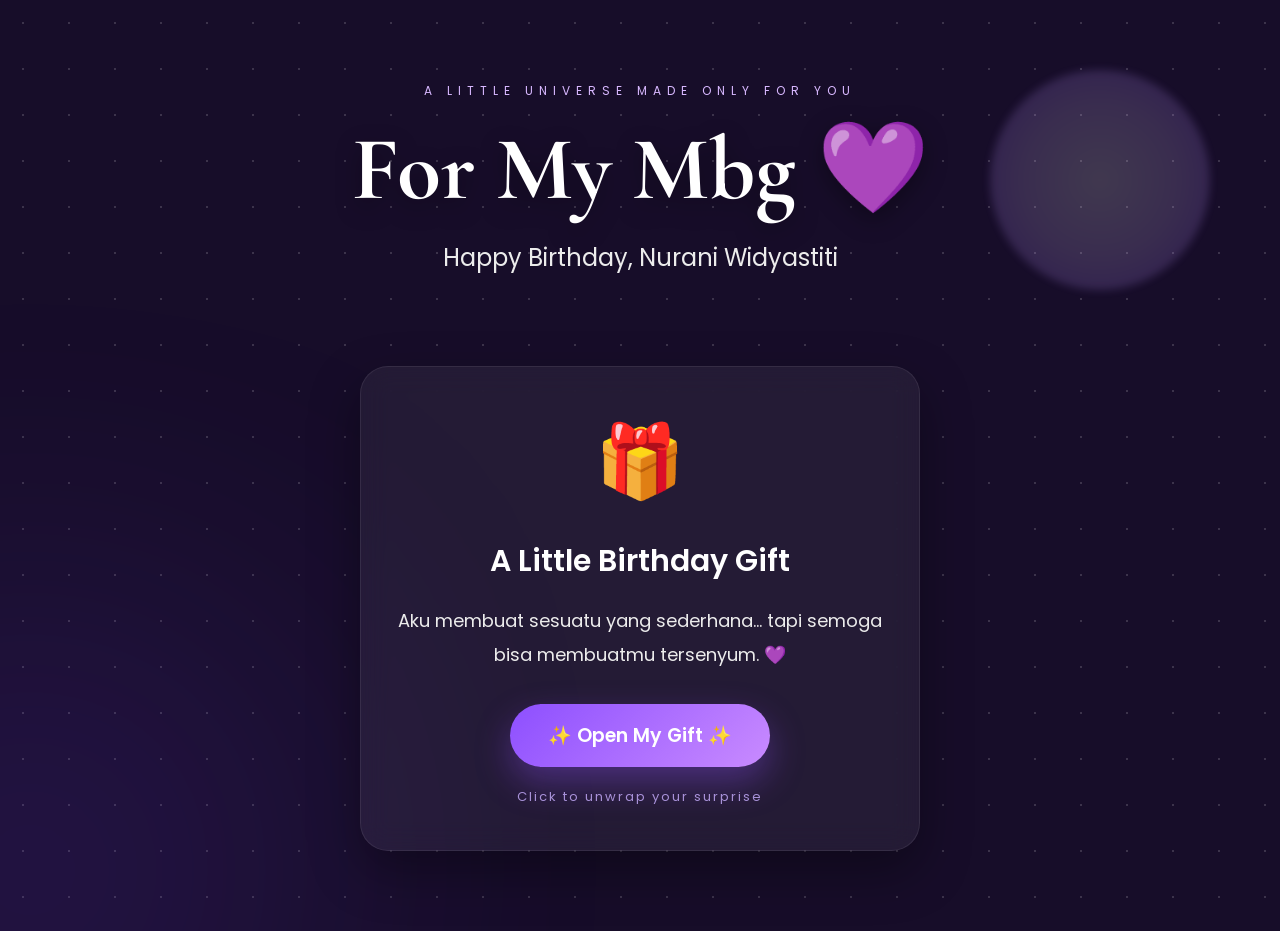
<file: index.html>
<!DOCTYPE html>
<html lang="id">

<head>

<meta charset="UTF-8">
<meta name="viewport" content="width=device-width, initial-scale=1.0">

<title>For My Mbg 💜</title>

<link rel="stylesheet" href="style.css">

<link href="https://fonts.googleapis.com/css2?family=Cormorant+Garamond:wght@700&family=Poppins:wght@300;400;600&display=swap" rel="stylesheet">

</head>

<body>

<!-- Background -->
<div class="stars"></div>
<div class="moon"></div>
<div class="glow"></div>

<!-- Hero -->
<section class="hero">

<div class="content">

<p class="small">
A LITTLE UNIVERSE MADE ONLY FOR YOU
</p>

<h1>
For My Mbg 💜
</h1>

<p class="subtitle">
Happy Birthday, Nurani Widyastiti
</p>

<div class="gift-box">

<div class="gift-icon">
🎁
</div>

<p class="gift-title">
A Little Birthday Gift
</p>

<p class="gift-desc">
Aku membuat sesuatu yang sederhana...
tapi semoga bisa membuatmu tersenyum.
💜
</p>

<a href="story.html" class="gift-btn">

✨ Open My Gift ✨

</a>

<p class="gift-note">

Click to unwrap your surprise

</p>

</div>

</div>

</section>

</body>

</html>
</file>
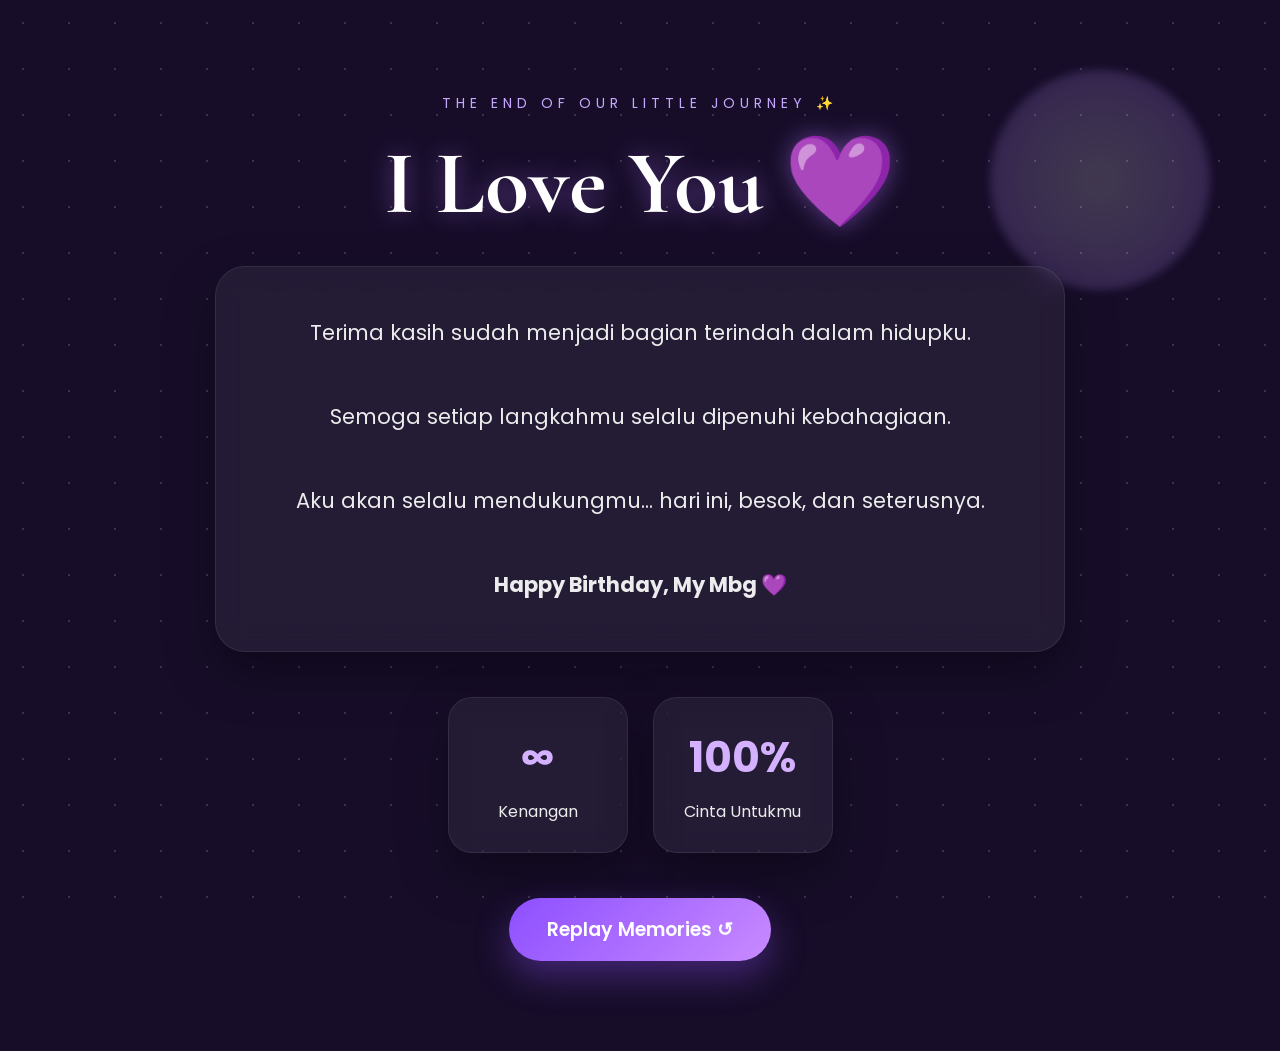
<file: final.html>
<!DOCTYPE html>
<html lang="id">
<head>

<meta charset="UTF-8">
<meta name="viewport" content="width=device-width, initial-scale=1.0">

<title>Forever 💜</title>

<link rel="stylesheet" href="style.css">

<link href="https://fonts.googleapis.com/css2?family=Cormorant+Garamond:wght@700&family=Poppins:wght@300;400;600&display=swap" rel="stylesheet">

</head>

<body>

<div class="stars"></div>
<div class="moon"></div>
<div class="hearts"></div>

<section class="final-page">

<p class="ending">
The End of Our Little Journey ✨
</p>

<h1>I Love You 💜</h1>

<div class="love-card">

<p>

Terima kasih sudah menjadi bagian terindah dalam hidupku.

<br><br>

Semoga setiap langkahmu selalu dipenuhi kebahagiaan.

<br><br>

Aku akan selalu mendukungmu...

hari ini,

besok,

dan seterusnya.

<br><br>

<b>Happy Birthday, My Mbg 💜</b>

</p>

</div>

<div class="stats">

<div class="box">
<h3>∞</h3>
<span>Kenangan</span>
</div>

<div class="box">
<h3>100%</h3>
<span>Cinta Untukmu</span>
</div>

</div>

<a href="index.html" class="next-btn">

Replay Memories ↺

</a>

</section>

<script src="script.js"></script>

</body>
</html>
</file>
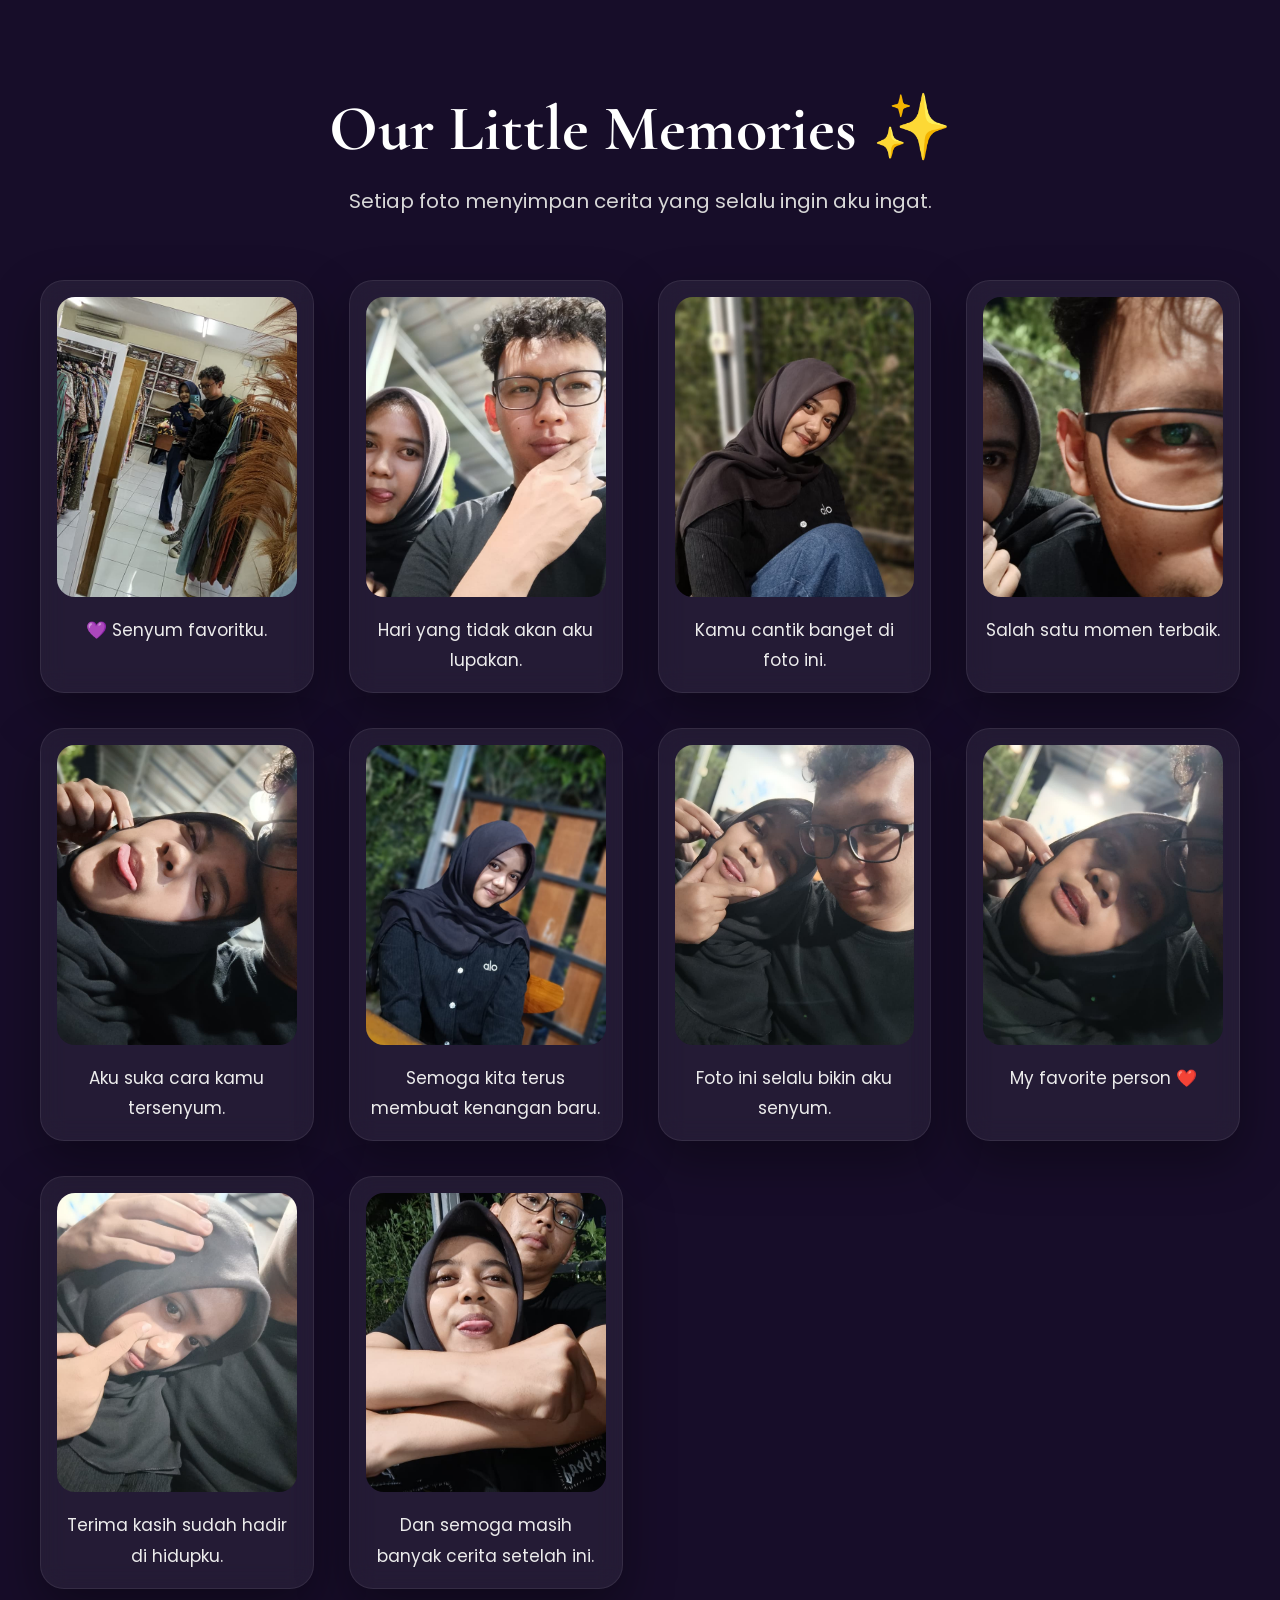
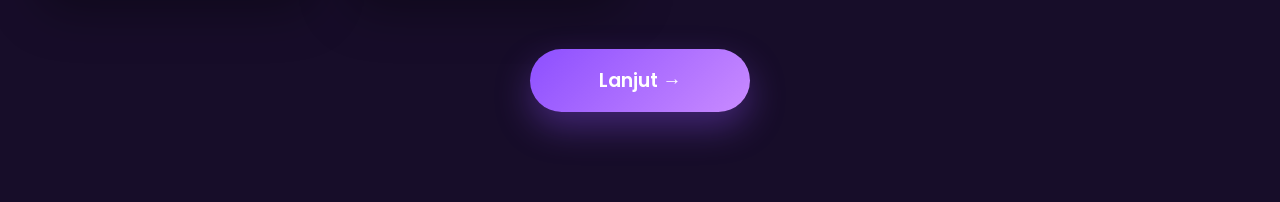
<file: gallery.html>
<!DOCTYPE html>
<html lang="id">
<head>
    <meta charset="UTF-8">
    <meta name="viewport" content="width=device-width, initial-scale=1.0">
    <title>Our Memories 💜</title>

    <link rel="stylesheet" href="style.css">

    <link href="https://fonts.googleapis.com/css2?family=Poppins:wght@300;400;600&family=Cormorant+Garamond:wght@700&display=swap" rel="stylesheet">
</head>

<body>

<section class="gallery-page">

<h2>Our Little Memories ✨</h2>

<p class="gallery-sub">
Setiap foto menyimpan cerita yang selalu ingin aku ingat.
</p>

<div class="gallery">

<div class="photo">
<img src="assets/photos/1.jpeg">
<p>💜 Senyum favoritku.</p>
</div>

<div class="photo">
<img src="assets/photos/2.jpeg">
<p>Hari yang tidak akan aku lupakan.</p>
</div>

<div class="photo">
<img src="assets/photos/4.jpeg">
<p>Kamu cantik banget di foto ini.</p>
</div>

<div class="photo">
<img src="assets/photos/3.jpeg">
<p>Salah satu momen terbaik.</p>
</div>

<div class="photo">
<img src="assets/photos/5.jpeg">
<p>Aku suka cara kamu tersenyum.</p>
</div>

<div class="photo">
<img src="assets/photos/6.jpeg">
<p>Semoga kita terus membuat kenangan baru.</p>
</div>

<div class="photo">
<img src="assets/photos/7.jpeg">
<p>Foto ini selalu bikin aku senyum.</p>
</div>

<div class="photo">
<img src="assets/photos/8.jpeg">
<p>My favorite person ❤️</p>
</div>

<div class="photo">
<img src="assets/photos/9.jpeg">
<p>Terima kasih sudah hadir di hidupku.</p>
</div>

<div class="photo">
<img src="assets/photos/10.jpeg">
<p>Dan semoga masih banyak cerita setelah ini.</p>
</div>

</div>

<a href="timeline.html" class="next-btn">
Lanjut →
</a>

</section>

</body>
</html>
</file>
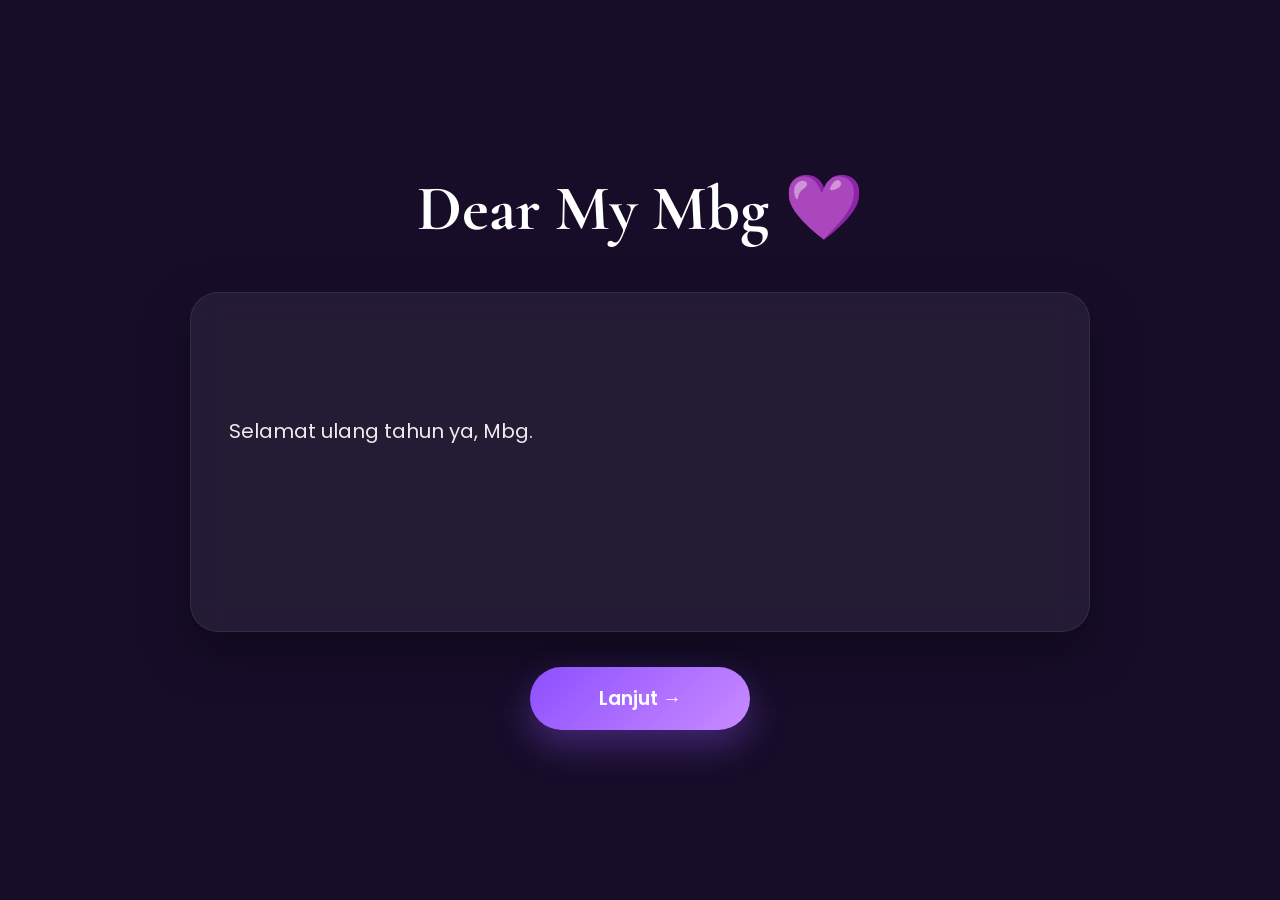
<file: letter.html>
<!DOCTYPE html>
<html lang="id">

<head>

<meta charset="UTF-8">

<meta name="viewport" content="width=device-width, initial-scale=1.0">

<title>Letter 💜</title>

<link rel="stylesheet" href="style.css">

<link href="https://fonts.googleapis.com/css2?family=Poppins:wght@300;400;600&family=Cormorant+Garamond:wght@700&display=swap" rel="stylesheet">

</head>

<body>

<section class="letter-page">

<h2>Dear My Mbg 💜</h2>

<div id="typing" class="typing-box"></div>

<a href="music.html" class="next-btn">
Lanjut →
</a>

</section>

<script src="script.js"></script>

</body>

</html>
</file>
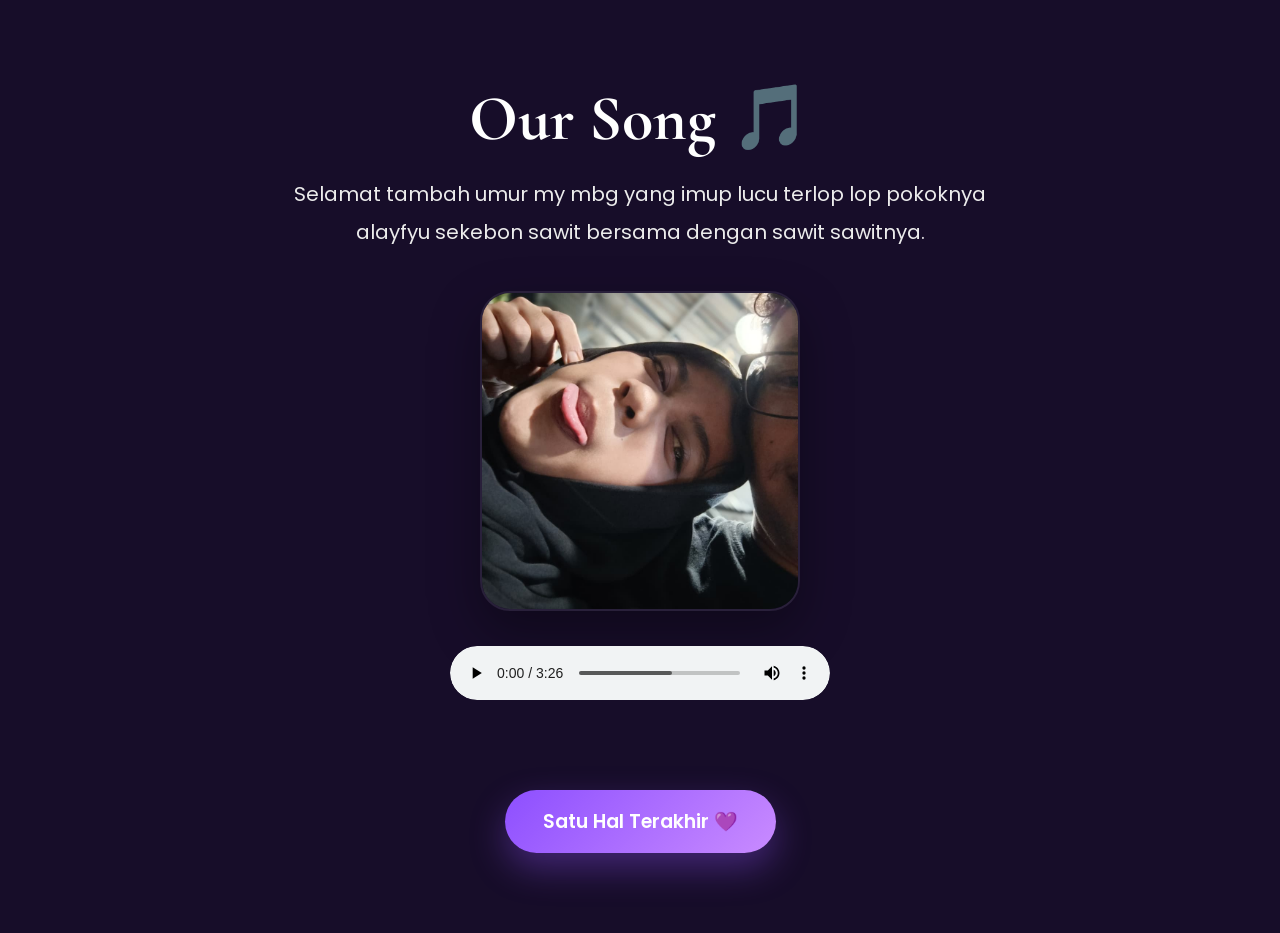
<file: music.html>
<!DOCTYPE html>
<html lang="id">
<head>

<meta charset="UTF-8">
<meta name="viewport" content="width=device-width, initial-scale=1.0">

<title>Our Song 💜</title>

<link rel="stylesheet" href="style.css">

<link href="https://fonts.googleapis.com/css2?family=Cormorant+Garamond:wght@700&family=Poppins:wght@300;400;600&display=swap" rel="stylesheet">

</head>

<body>

<section class="music-page">

<h2>Our Song 🎵</h2>

<p>
Selamat tambah umur my mbg yang imup lucu terlop lop pokoknya alayfyu sekebon sawit bersama dengan sawit sawitnya.
</p>

<img src="assets/photos/5.jpeg" class="music-photo">

<audio controls autoplay loop>

<source src="assets/music/song.mp3" type="audio/mpeg">

</audio>

<br><br>

<a href="final.html" class="next-btn">

Satu Hal Terakhir 💜

</a>

</section>

</body>

</html>
</file>
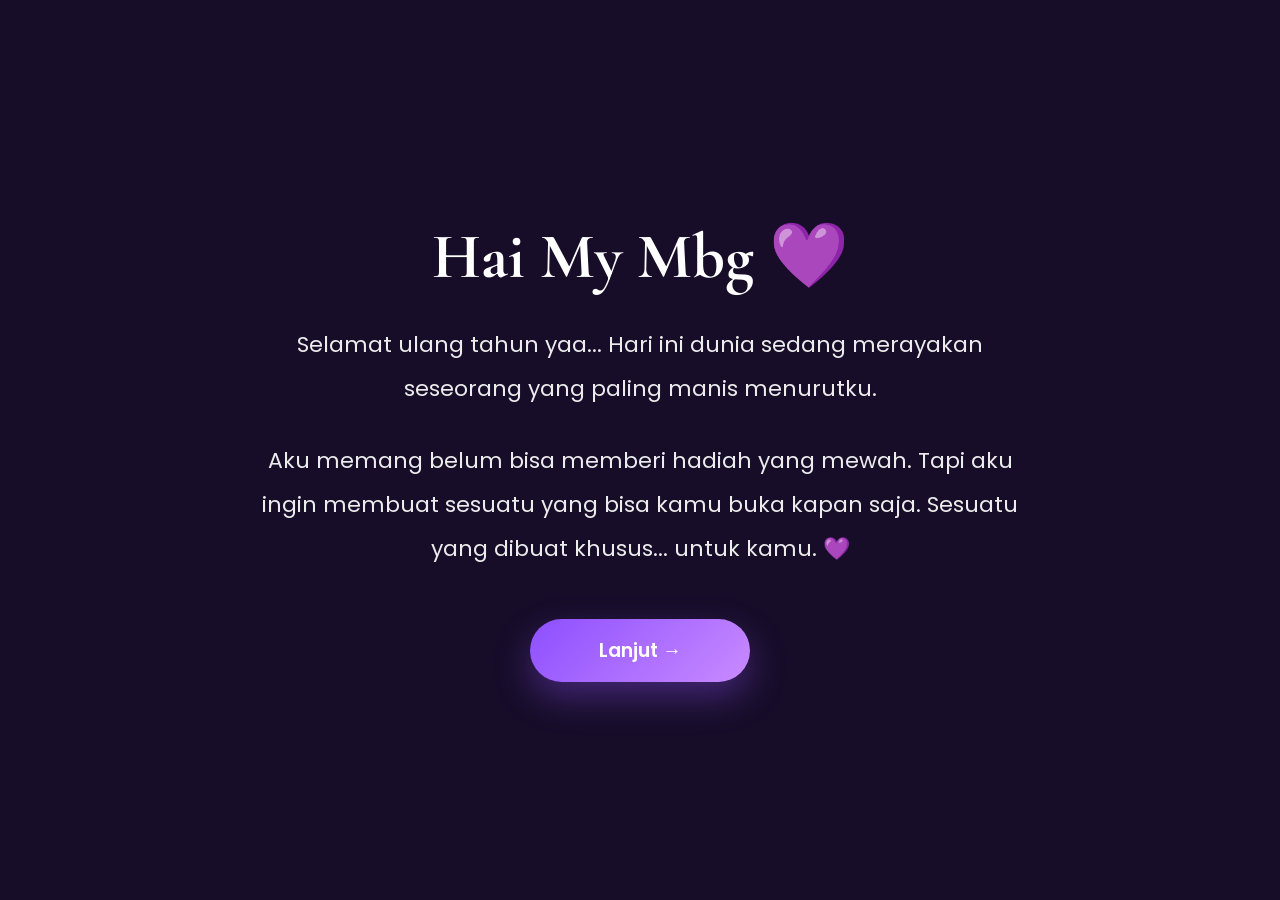
<file: story.html>
<!DOCTYPE html>
<html lang="id">
<head>

<meta charset="UTF-8">
<meta name="viewport" content="width=device-width, initial-scale=1.0">

<title>For My Mbg 💜</title>

<link rel="stylesheet" href="style.css">

<link href="https://fonts.googleapis.com/css2?family=Cormorant+Garamond:wght@700&family=Poppins:wght@300;400;600&display=swap" rel="stylesheet">

</head>

<body>

<div class="story">

<h2>Hai My Mbg 💜</h2>

<p>
Selamat ulang tahun yaa...
Hari ini dunia sedang merayakan seseorang
yang paling manis menurutku.
</p>

<p>
Aku memang belum bisa memberi hadiah yang mewah.
Tapi aku ingin membuat sesuatu
yang bisa kamu buka kapan saja.
Sesuatu yang dibuat khusus...
untuk kamu.
💜
</p>

<a href="gallery.html" class="next-btn">
Lanjut →
</a>

</div>

</body>
</html>
</file>
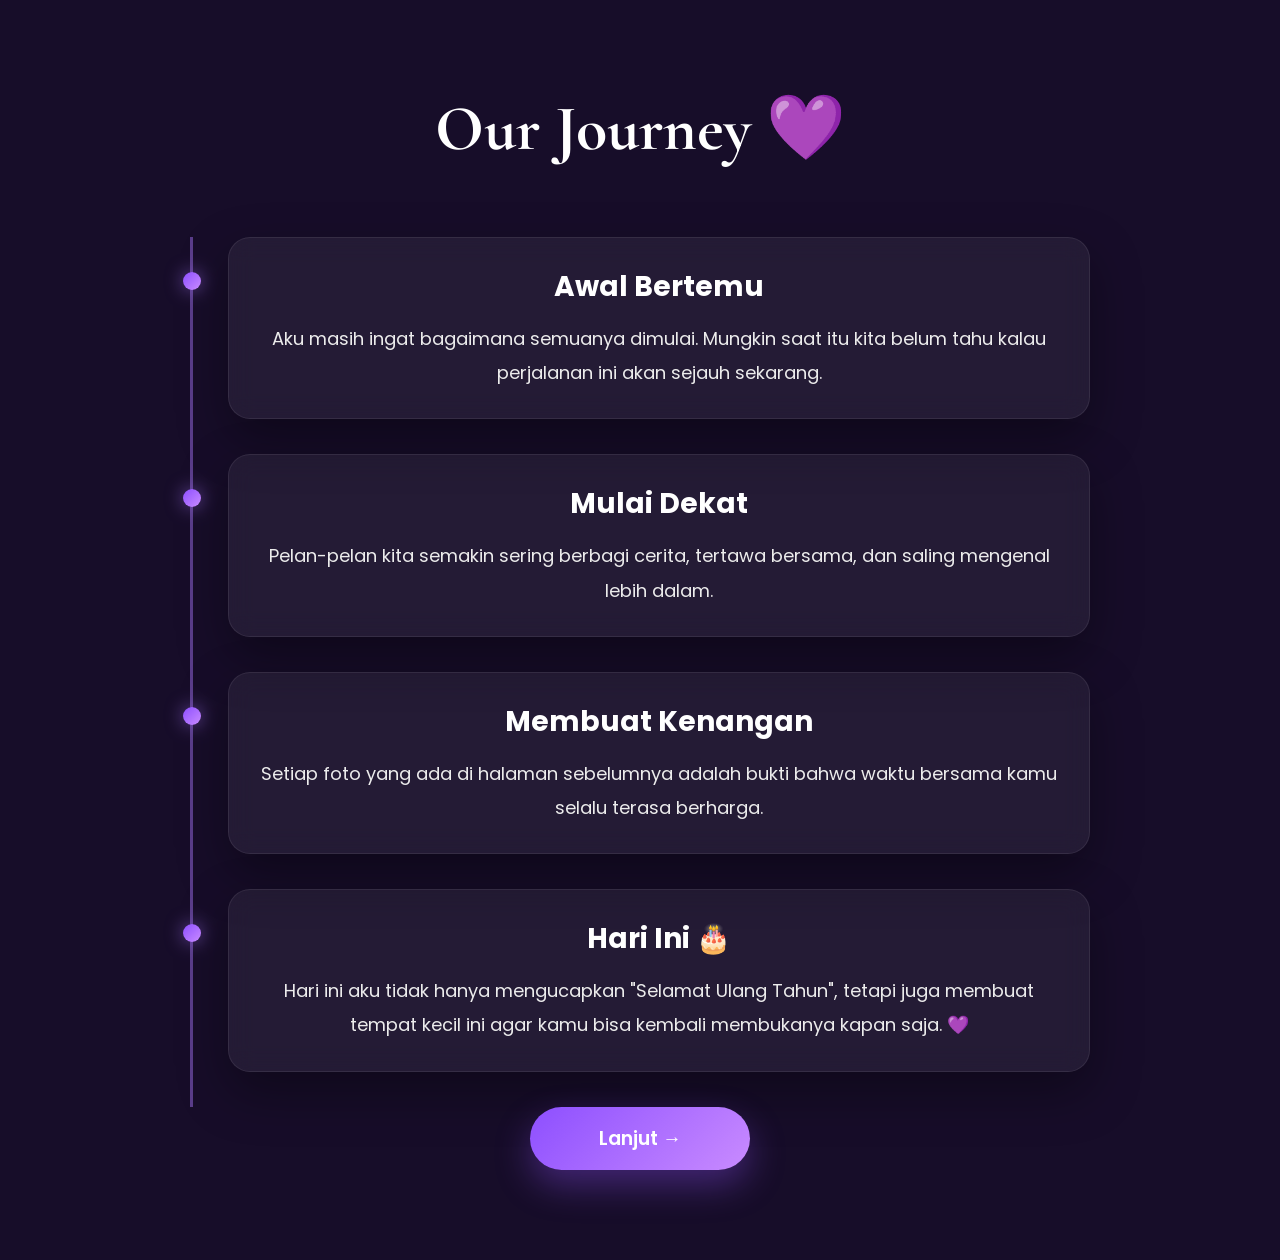
<file: timeline.html>
<!DOCTYPE html>
<html lang="id">

<head>

<meta charset="UTF-8">

<meta name="viewport" content="width=device-width, initial-scale=1.0">

<title>Timeline 💜</title>

<link rel="stylesheet" href="style.css">

<link href="https://fonts.googleapis.com/css2?family=Poppins:wght@300;400;600&family=Cormorant+Garamond:wght@700&display=swap" rel="stylesheet">

</head>

<body>

<section class="timeline-page">

<h2>Our Journey 💜</h2>

<div class="timeline">

<div class="timeline-item">

<h3>Awal Bertemu</h3>

<p>
Aku masih ingat bagaimana semuanya dimulai.
Mungkin saat itu kita belum tahu kalau perjalanan ini akan sejauh sekarang.
</p>

</div>

<div class="timeline-item">

<h3>Mulai Dekat</h3>

<p>
Pelan-pelan kita semakin sering berbagi cerita,
tertawa bersama, dan saling mengenal lebih dalam.
</p>

</div>

<div class="timeline-item">

<h3>Membuat Kenangan</h3>

<p>
Setiap foto yang ada di halaman sebelumnya adalah bukti bahwa waktu bersama kamu selalu terasa berharga.
</p>

</div>

<div class="timeline-item">

<h3>Hari Ini 🎂</h3>

<p>
Hari ini aku tidak hanya mengucapkan "Selamat Ulang Tahun", tetapi juga membuat tempat kecil ini agar kamu bisa kembali membukanya kapan saja.
💜
</p>

</div>

</div>

<a href="letter.html" class="next-btn">

Lanjut →

</a>

</section>

<script src="script.js"></script>

</body>

</html>
</file>
<file: style.css>
/* =====================================================
   FOR MY MBG
   STYLE.CSS V2.0
   PART 1
   Global • Variables • Reset • Typography • Background
===================================================== */

/* ===========================
   VARIABLES
=========================== */

:root{

--bg:#170d29;

--bg2:#21123b;

--card:rgba(255,255,255,.06);

--border:rgba(255,255,255,.08);

--white:#ffffff;

--text:#ececec;

--purple:#8d4fff;

--purple2:#c98bff;

--shadow:0 20px 50px rgba(0,0,0,.35);

--radius:28px;

--transition:.35s ease;

}

/* ===========================
   RESET
=========================== */

*{

margin:0;

padding:0;

box-sizing:border-box;

}

html{

scroll-behavior:smooth;

}

body{

font-family:'Poppins',sans-serif;

background:var(--bg);

color:var(--white);

overflow-x:hidden;

position:relative;

}

/* ===========================
   SCROLLBAR
=========================== */

::-webkit-scrollbar{

width:10px;

}

::-webkit-scrollbar-track{

background:#140b24;

}

::-webkit-scrollbar-thumb{

background:#7b42e6;

border-radius:999px;

}

::-webkit-scrollbar-thumb:hover{

background:#a06cff;

}

/* ===========================
   TYPOGRAPHY
=========================== */

h1,
h2{

font-family:'Cormorant Garamond',serif;

font-weight:700;

}

h1{

font-size:90px;

line-height:1.05;

margin-bottom:18px;

}

h2{

font-size:64px;

margin-bottom:28px;

}

p{

line-height:1.9;

color:var(--text);

}

.small{

font-size:12px;

letter-spacing:6px;

color:#d8b8ff;

margin-bottom:20px;

text-transform:uppercase;

}

.subtitle{

font-size:24px;

margin-bottom:45px;

}

/* ===========================
   LINKS
=========================== */

a{

text-decoration:none;

color:inherit;

}

/* ===========================
   BACKGROUND
=========================== */

.stars{

position:fixed;

inset:0;

background-image:

radial-gradient(white 1px,transparent 1px);

background-size:46px 46px;

opacity:.16;

z-index:-3;

animation:twinkle 6s linear infinite;

}

.moon{

position:fixed;

top:70px;

right:70px;

width:220px;

height:220px;

border-radius:50%;

background:

radial-gradient(circle,

#ffffff,

#d9bfff,

#8f55ff);

filter:blur(4px);

opacity:.18;

z-index:-2;

animation:moonFloat 8s ease-in-out infinite;

}

.glow{

position:fixed;

left:-180px;

bottom:-180px;

width:420px;

height:420px;

border-radius:50%;

background:#7b46ff;

filter:blur(170px);

opacity:.28;

z-index:-2;

}

/* ===========================
   LAYOUT
=========================== */

.hero,
.story,
.gallery-page,
.timeline-page,
.letter-page,
.music-page,
.final-page{

position:relative;

min-height:100vh;

padding:80px 24px;

display:flex;

flex-direction:column;

justify-content:center;

align-items:center;

text-align:center;

}

.content{

width:100%;

max-width:980px;

margin:auto;

padding:0 20px;

position:relative;

z-index:5;

animation:fadeUp 1.1s ease;

}
/* =====================================================
   PART 2
   HERO • GIFT BOX • BUTTON
===================================================== */

/* ===========================
   HERO
=========================== */

.hero{
    overflow:hidden;
}

.content{
    display:flex;
    flex-direction:column;
    align-items:center;
    justify-content:center;
}

.hero h1{
    text-shadow:0 8px 25px rgba(0,0,0,.35);
}

.subtitle{
    max-width:700px;
    margin-inline:auto;
}

/* ===========================
   GIFT BOX
=========================== */

.gift-box{

    width:100%;
    max-width:560px;

    margin-top:40px;

    padding:40px 30px;

    background:var(--card);

    border:1px solid var(--border);

    border-radius:var(--radius);

    backdrop-filter:blur(14px);

    box-shadow:var(--shadow);

    transition:var(--transition);

}

.gift-box:hover{

    transform:translateY(-6px);

    box-shadow:
    0 25px 60px rgba(0,0,0,.45);

}

.gift-icon{

    font-size:72px;

    margin-bottom:18px;

    animation:bounce 2.8s infinite;

}

.gift-title{

    font-size:30px;

    font-weight:600;

    color:white;

    margin-bottom:14px;

}

.gift-desc{

    font-size:18px;

    line-height:1.9;

    margin-bottom:32px;

}

.gift-note{

    margin-top:18px;

    font-size:13px;

    letter-spacing:2px;

    color:#c8afff;

    opacity:.8;

}

/* ===========================
   BUTTON
=========================== */

.gift-btn,
.next-btn{

    display:inline-flex;

    align-items:center;

    justify-content:center;

    gap:10px;

    min-width:220px;

    padding:17px 38px;

    border-radius:999px;

    background:linear-gradient(
        135deg,
        var(--purple),
        var(--purple2)
    );

    color:white;

    font-size:19px;

    font-weight:600;

    transition:var(--transition);

    box-shadow:
    0 15px 35px rgba(145,82,255,.35);

    position:relative;

    overflow:hidden;

}

.gift-btn::before,
.next-btn::before{

    content:"";

    position:absolute;

    top:0;

    left:-120%;

    width:70%;

    height:100%;

    background:linear-gradient(
        90deg,
        transparent,
        rgba(255,255,255,.55),
        transparent
    );

    transition:.8s;

}

.gift-btn:hover,
.next-btn:hover{

    transform:
    translateY(-5px)
    scale(1.03);

    box-shadow:
    0 20px 45px rgba(170,120,255,.55);

}

.gift-btn:hover::before,
.next-btn:hover::before{

    left:140%;

}
/* =====================================================
   PART 3
   STORY • GALLERY
===================================================== */

/* ===========================
   STORY
=========================== */

.story{

    max-width:1000px;

    margin:auto;

}

.story h2{

    text-align:center;

}

.story p{

    max-width:760px;

    margin:0 auto 28px;

    font-size:22px;

    line-height:2;

    color:var(--text);

}

.story .next-btn{

    margin-top:20px;

}

/* ===========================
   GALLERY PAGE
=========================== */

.gallery-page{

    padding-top:90px;

    padding-bottom:90px;

}

.gallery-page h2{

    margin-bottom:15px;

}

.gallery-sub{

    max-width:700px;

    margin:0 auto 60px;

    font-size:20px;

    color:#d8d8d8;

}

.gallery{

    width:100%;

    max-width:1200px;

    display:grid;

    grid-template-columns:
    repeat(auto-fit,minmax(260px,1fr));

    gap:35px;

}

/* ===========================
   PHOTO CARD
=========================== */

.photo{

    background:var(--card);

    border:1px solid var(--border);

    border-radius:24px;

    padding:16px;

    backdrop-filter:blur(12px);

    box-shadow:var(--shadow);

    transition:.35s ease;

    overflow:hidden;

}

.photo:hover{

    transform:
    translateY(-10px)
    rotate(.5deg);

}

.photo img{

    width:100%;

    aspect-ratio:4/5;

    object-fit:cover;

    border-radius:18px;

    display:block;

    transition:.4s ease;

}

.photo:hover img{

    transform:scale(1.05);

}

.photo p{

    margin-top:18px;

    font-size:17px;

    line-height:1.8;

    color:#ececec;

}

/* ===========================
   GALLERY BUTTON
=========================== */

.gallery-page .next-btn{

    margin-top:60px;

}

/* ===========================
   MOBILE
=========================== */

@media(max-width:768px){

.story{

padding:40px 10px;

}

.story h2{

font-size:42px;

}

.story p{

font-size:18px;

line-height:1.8;

}

.gallery{

grid-template-columns:1fr;

gap:25px;

}

.gallery-sub{

font-size:17px;

margin-bottom:40px;

}

.photo{

padding:14px;

}

.photo img{

aspect-ratio:3/4;

}

.photo p{

font-size:16px;

}

}
/* =====================================================
   PART 4
   TIMELINE • LETTER
===================================================== */

/* ===========================
   TIMELINE
=========================== */

.timeline-page{

    padding-top:90px;
    padding-bottom:90px;

}

.timeline-page h2{

    margin-bottom:70px;

}

.timeline{

    width:100%;
    max-width:900px;

    margin:auto;

    position:relative;

    padding-left:35px;

    border-left:3px solid rgba(170,120,255,.45);

}

.timeline-item{

    position:relative;

    background:var(--card);

    border:1px solid var(--border);

    border-radius:22px;

    padding:28px;

    margin-bottom:35px;

    backdrop-filter:blur(12px);

    box-shadow:var(--shadow);

    transition:var(--transition);

}

.timeline-item:hover{

    transform:translateX(8px);

}

.timeline-item::before{

    content:"";

    position:absolute;

    width:18px;

    height:18px;

    border-radius:50%;

    background:linear-gradient(
        135deg,
        var(--purple),
        var(--purple2)
    );

    left:-46px;

    top:34px;

    box-shadow:0 0 18px rgba(170,120,255,.6);

}

.timeline-item h3{

    font-size:28px;

    margin-bottom:14px;

    color:#fff;

}

.timeline-item p{

    font-size:18px;

    line-height:1.9;

}

/* ===========================
   LETTER
=========================== */

.letter-page{

    padding-top:80px;
    padding-bottom:80px;

}

.letter-page h2{

    margin-bottom:45px;

}

.typing-box{

    width:100%;

    max-width:900px;

    min-height:340px;

    background:var(--card);

    border:1px solid var(--border);

    border-radius:28px;

    padding:38px;

    backdrop-filter:blur(14px);

    box-shadow:var(--shadow);

    font-size:20px;

    line-height:2;

    text-align:left;

    white-space:pre-wrap;

    color:#ececec;

}

.letter-page .next-btn{

    margin-top:35px;

}

/* ===========================
   MOBILE
=========================== */

@media(max-width:768px){

.timeline{

    padding-left:22px;

}

.timeline-item{

    padding:20px;

}

.timeline-item::before{

    left:-33px;

    width:14px;

    height:14px;

}

.timeline-item h3{

    font-size:22px;

}

.timeline-item p{

    font-size:16px;

    line-height:1.8;

}

.typing-box{

    min-height:260px;

    padding:22px;

    font-size:17px;

    line-height:1.8;

}

}/* =====================================================
   PART 5
   MUSIC • FINAL PAGE
===================================================== */

/* ===========================
   MUSIC PAGE
=========================== */

.music-page{

    max-width:1000px;

    margin:auto;

}

.music-page h2{

    margin-bottom:18px;

}

.music-page p{

    max-width:700px;

    margin:0 auto 40px;

    font-size:20px;

    line-height:1.9;

}

.music-photo{

    width:320px;

    max-width:100%;

    aspect-ratio:1/1;

    object-fit:cover;

    border-radius:30px;

    border:2px solid rgba(255,255,255,.08);

    box-shadow:var(--shadow);

    transition:.4s;

    margin-bottom:35px;

}

.music-photo:hover{

    transform:scale(1.03);

}

audio{

    width:100%;

    max-width:380px;

    margin-bottom:40px;

    border-radius:999px;

}

/* ===========================
   FINAL PAGE
=========================== */

.final-page{

    padding-top:90px;

    padding-bottom:90px;

}

.ending{

    font-size:14px;

    letter-spacing:5px;

    color:#c7a8ff;

    text-transform:uppercase;

    margin-bottom:20px;

}

.final-page h1{

    margin-bottom:35px;

    text-shadow:0 0 25px rgba(180,120,255,.45);

}

.love-card{

    width:100%;

    max-width:850px;

    background:var(--card);

    border:1px solid var(--border);

    backdrop-filter:blur(14px);

    border-radius:30px;

    padding:45px;

    box-shadow:var(--shadow);

    margin-bottom:45px;

}

.love-card p{

    font-size:21px;

    line-height:2;

    color:#ececec;

}

.stats{

    display:flex;

    justify-content:center;

    gap:25px;

    flex-wrap:wrap;

    margin-bottom:45px;

}

.box{

    width:180px;

    padding:28px;

    border-radius:24px;

    background:var(--card);

    border:1px solid var(--border);

    backdrop-filter:blur(12px);

    box-shadow:var(--shadow);

    transition:.35s;

}

.box:hover{

    transform:translateY(-8px);

}

.box h3{

    font-size:42px;

    color:#d4b1ff;

    margin-bottom:10px;

}

.box span{

    color:#ececec;

    font-size:16px;

}

/* ===========================
   HEARTS
=========================== */

.hearts{

    position:fixed;

    inset:0;

    overflow:hidden;

    pointer-events:none;

}

.heart{

    position:absolute;

    font-size:22px;

    animation:floatHeart linear forwards;

    opacity:.8;

}

/* ===========================
   MOBILE
=========================== */

@media(max-width:768px){

.music-photo{

width:240px;

}

.music-page p{

font-size:17px;

}

.love-card{

padding:24px;

}

.love-card p{

font-size:17px;

line-height:1.8;

}

.stats{

gap:16px;

}

.box{

width:145px;

padding:20px;

}

.box h3{

font-size:32px;

}

.box span{

font-size:14px;

}

}
/* =====================================================
   PART 6
   ANIMATION • RESPONSIVE • FINISHING
===================================================== */

/* ===========================
   FADE UP
=========================== */

@keyframes fadeUp{

    from{

        opacity:0;

        transform:translateY(45px);

    }

    to{

        opacity:1;

        transform:translateY(0);

    }

}

/* ===========================
   MOON
=========================== */

@keyframes moonFloat{

    0%{

        transform:translateY(0);

    }

    50%{

        transform:translateY(-18px);

    }

    100%{

        transform:translateY(0);

    }

}

/* ===========================
   STARS
=========================== */

@keyframes twinkle{

    0%{

        opacity:.12;

    }

    50%{

        opacity:.26;

    }

    100%{

        opacity:.12;

    }

}

/* ===========================
   HEART
=========================== */

@keyframes floatHeart{

    0%{

        transform:translateY(110vh) scale(.5);

        opacity:0;

    }

    20%{

        opacity:.9;

    }

    100%{

        transform:translateY(-120vh) scale(1.3);

        opacity:0;

    }

}

/* ===========================
   BOUNCE
=========================== */

@keyframes bounce{

    0%,100%{

        transform:translateY(0);

    }

    50%{

        transform:translateY(-10px);

    }

}

/* ===========================
   IMAGE HOVER
=========================== */

img{

    user-select:none;

}

.photo img,
.music-photo{

    transition:.45s;

}

.photo:hover img,
.music-photo:hover{

    transform:scale(1.05);

}

/* ===========================
   FOCUS
=========================== */

button:focus,
a:focus{

    outline:none;

}

/* ===========================
   SELECTION
=========================== */

::selection{

    background:#8b53ff;

    color:white;

}

/* ===========================
   MOBILE
=========================== */

@media (max-width:768px){

body{

overflow-x:hidden;

}

.hero,
.story,
.gallery-page,
.timeline-page,
.letter-page,
.music-page,
.final-page{

padding:50px 18px;

}

.content{

padding:0;

}

.small{

font-size:11px;

letter-spacing:3px;

}

h1{

font-size:46px;

}

h2{

font-size:40px;

}

.subtitle{

font-size:18px;

line-height:1.6;

}

.gift-box{

padding:28px 18px;

max-width:100%;

margin-top:35px;

}

.gift-title{

font-size:24px;

}

.gift-desc{

font-size:16px;

line-height:1.8;

}

.gift-btn,
.next-btn{

width:100%;

max-width:320px;

padding:16px;

font-size:18px;

}

.story p,
.gallery-sub,
.timeline-item p,
.typing-box,
.music-page p,
.love-card p{

font-size:17px;

line-height:1.8;

}

.timeline{

padding-left:22px;

}

.timeline-item::before{

left:-33px;

}

.photo{

padding:14px;

}

.photo img{

aspect-ratio:4/5;

}

.music-photo{

width:220px;

}

audio{

width:100%;

}

.stats{

flex-direction:column;

align-items:center;

}

.box{

width:100%;

max-width:260px;

}

.moon{

width:120px;

height:120px;

right:-25px;

top:20px;

}

.glow{

width:280px;

height:280px;

}

}

/* ===========================
   TABLET
=========================== */

@media (min-width:769px) and (max-width:1100px){

h1{

font-size:70px;

}

h2{

font-size:52px;

}

.content{

max-width:90%;

}

.gallery{

grid-template-columns:repeat(2,1fr);

}

}

/* ===========================
   DESKTOP
=========================== */

@media (min-width:1400px){

.content{

max-width:1200px;

}

.gallery{

grid-template-columns:repeat(3,1fr);

}

}

/* ===========================
   SMOOTH
=========================== */

.hero,
.story,
.gallery-page,
.timeline-page,
.letter-page,
.music-page,
.final-page{

animation:fadeUp .9s ease;

}

/* =====================================================
   END OF STYLE.CSS
===================================================== */
</file>
